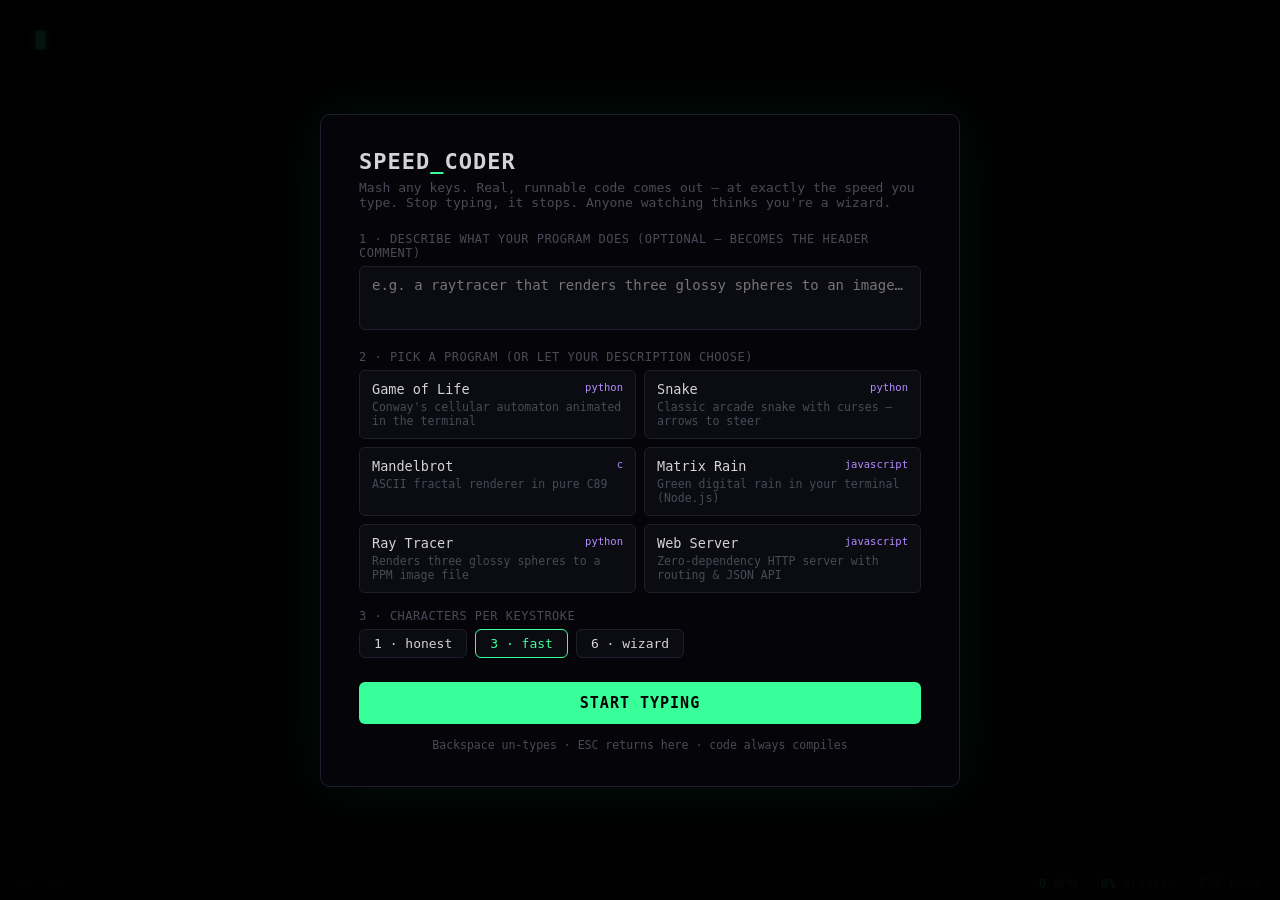
<file: speed-coder/index.html>
<!DOCTYPE html>
<html lang="en">
<head>
<meta charset="UTF-8">
<meta name="viewport" content="width=device-width, initial-scale=1.0">
<title>Speed Coder — type anything, write real code</title>
<style>
  :root {
    --bg: #000000;
    --fg: #d4d4d4;
    --dim: #4a4a58;
    --accent: #39ff9b;
    --kw: #ff5ea0;      /* keywords      */
    --str: #ffd75f;     /* strings       */
    --num: #b58cff;     /* numbers       */
    --com: #5f6a7d;     /* comments      */
    --fn: #4fc3f7;      /* function names*/
    --op: #ff8c42;      /* operators     */
    --id: #9cffb0;      /* identifiers   */
  }
  * { margin: 0; padding: 0; box-sizing: border-box; }
  html, body { height: 100%; background: var(--bg); overflow: hidden; }
  body {
    font-family: "SF Mono", "Fira Code", "Cascadia Code", Consolas, Menlo, monospace;
    color: var(--fg);
  }

  /* ---------- editor surface ---------- */
  #screen {
    position: absolute; inset: 0 0 34px 0;
    overflow-y: auto;
    padding: 28px 36px;
    font-size: 16px;
    line-height: 1.55;
    white-space: pre-wrap;
    word-break: break-all;
  }
  #screen::-webkit-scrollbar { width: 0; }

  .tok-kw  { color: var(--kw);  }
  .tok-str { color: var(--str); }
  .tok-num { color: var(--num); }
  .tok-com { color: var(--com); font-style: italic; }
  .tok-fn  { color: var(--fn);  }
  .tok-op  { color: var(--op);  }
  .tok-id  { color: var(--id);  }

  #cursor {
    display: inline-block;
    width: 9px; height: 1.15em;
    background: var(--accent);
    vertical-align: text-bottom;
    animation: blink 1s steps(1) infinite;
    box-shadow: 0 0 8px var(--accent);
  }
  @keyframes blink { 50% { opacity: 0; } }

  /* ---------- status bar ---------- */
  #statusbar {
    position: absolute; left: 0; right: 0; bottom: 0; height: 34px;
    display: flex; align-items: center; gap: 24px;
    padding: 0 20px;
    background: #07070c;
    border-top: 1px solid #16161f;
    font-size: 12.5px;
    color: var(--dim);
    user-select: none;
  }
  #statusbar .lit { color: var(--accent); }
  #statusbar .right { margin-left: auto; display: flex; gap: 24px; }

  /* ---------- start / menu overlay ---------- */
  #overlay {
    position: absolute; inset: 0;
    background: rgba(0,0,0,0.92);
    display: flex; align-items: center; justify-content: center;
    z-index: 10;
  }
  #overlay.hidden { display: none; }
  #panel {
    width: min(640px, 92vw);
    border: 1px solid #1e1e2c;
    border-radius: 10px;
    background: #050509;
    padding: 34px 38px;
    box-shadow: 0 0 60px rgba(57,255,155,0.07);
  }
  #panel h1 {
    font-size: 22px; font-weight: 600; letter-spacing: 1px;
    margin-bottom: 6px;
  }
  #panel h1 .flash { color: var(--accent); }
  #panel p.sub { color: var(--dim); font-size: 13px; margin-bottom: 22px; }

  label.field { display: block; color: var(--dim); font-size: 12px; margin: 16px 0 6px; letter-spacing: 0.5px; text-transform: uppercase; }
  #describe {
    width: 100%; background: #0b0b12; color: var(--fg);
    border: 1px solid #1e1e2c; border-radius: 6px;
    font: inherit; font-size: 14px;
    padding: 10px 12px; resize: none; height: 64px; outline: none;
  }
  #describe:focus { border-color: var(--accent); }

  #programs { display: grid; grid-template-columns: 1fr 1fr; gap: 8px; }
  .prog {
    border: 1px solid #1e1e2c; border-radius: 6px;
    padding: 10px 12px; cursor: pointer;
    background: #0b0b12;
  }
  .prog:hover { border-color: #3a3a52; }
  .prog.sel { border-color: var(--accent); box-shadow: 0 0 12px rgba(57,255,155,0.15); }
  .prog .t { font-size: 13.5px; color: var(--fg); }
  .prog .d { font-size: 11.5px; color: var(--dim); margin-top: 3px; }
  .prog .lang { float: right; font-size: 10.5px; color: var(--num); }

  #boostRow { display: flex; gap: 8px; align-items: center; }
  .boost {
    border: 1px solid #1e1e2c; border-radius: 6px; background: #0b0b12;
    color: var(--fg); font: inherit; font-size: 13px;
    padding: 6px 14px; cursor: pointer;
  }
  .boost.sel { border-color: var(--accent); color: var(--accent); }

  #startBtn {
    margin-top: 24px; width: 100%;
    background: var(--accent); color: #000;
    border: none; border-radius: 6px;
    font: inherit; font-size: 15px; font-weight: 700;
    padding: 12px; cursor: pointer; letter-spacing: 1px;
  }
  #startBtn:hover { filter: brightness(1.15); }
  #panel .hint { text-align: center; color: var(--dim); font-size: 11.5px; margin-top: 14px; }

  /* ---------- completion banner ---------- */
  .buildline { color: var(--accent); }
  .buildline.dim { color: var(--dim); }
</style>
</head>
<body>

<div id="screen"><span id="code"></span><span id="cursor"></span></div>

<div id="statusbar">
  <span id="st-file">—</span>
  <span id="st-lang">—</span>
  <span class="right">
    <span><span class="lit" id="st-wpm">0</span> WPM</span>
    <span><span class="lit" id="st-pct">0%</span> written</span>
    <span>ESC menu</span>
  </span>
</div>

<div id="overlay">
  <div id="panel">
    <h1>SPEED<span class="flash">_</span>CODER</h1>
    <p class="sub">Mash any keys. Real, runnable code comes out — at exactly the speed you type. Stop typing, it stops. Anyone watching thinks you're a wizard.</p>

    <label class="field">1 · Describe what your program does (optional — becomes the header comment)</label>
    <textarea id="describe" placeholder="e.g. a raytracer that renders three glossy spheres to an image…" spellcheck="false"></textarea>

    <label class="field">2 · Pick a program (or let your description choose)</label>
    <div id="programs"></div>

    <label class="field">3 · Characters per keystroke</label>
    <div id="boostRow">
      <button class="boost" data-b="1">1 · honest</button>
      <button class="boost sel" data-b="3">3 · fast</button>
      <button class="boost" data-b="6">6 · wizard</button>
    </div>

    <button id="startBtn">START TYPING</button>
    <div class="hint">Backspace un-types · ESC returns here · code always compiles</div>
  </div>
</div>

<script>
"use strict";

/* =====================================================================
   Program library — every snippet is real, complete, and runs as-is.
   (No backticks or ${ } inside snippets: they live in template strings.)
   ===================================================================== */
const PROGRAMS = [
{
  id: "life",
  title: "Game of Life",
  lang: "python",
  file: "life.py",
  desc: "Conway's cellular automaton animated in the terminal",
  tags: ["game", "life", "conway", "simulation", "cells", "automaton", "python"],
  code:
`#!/usr/bin/env python3
"""Conway's Game of Life -- terminal edition. Run: python3 life.py"""
import os
import random
import time

WIDTH, HEIGHT = 60, 24
ALIVE, DEAD = "#", " "


def random_grid():
    return [[random.random() < 0.25 for _ in range(WIDTH)]
            for _ in range(HEIGHT)]


def neighbours(grid, x, y):
    count = 0
    for dy in (-1, 0, 1):
        for dx in (-1, 0, 1):
            if dx == 0 and dy == 0:
                continue
            nx, ny = (x + dx) % WIDTH, (y + dy) % HEIGHT
            count += grid[ny][nx]
    return count


def step(grid):
    new = [[False] * WIDTH for _ in range(HEIGHT)]
    for y in range(HEIGHT):
        for x in range(WIDTH):
            n = neighbours(grid, x, y)
            new[y][x] = n == 3 or (grid[y][x] and n == 2)
    return new


def draw(grid, generation):
    os.system("cls" if os.name == "nt" else "clear")
    print("Game of Life  --  generation", generation)
    for row in grid:
        print("".join(ALIVE if cell else DEAD for cell in row))


def main():
    grid = random_grid()
    generation = 0
    try:
        while True:
            draw(grid, generation)
            grid = step(grid)
            generation += 1
            time.sleep(0.08)
    except KeyboardInterrupt:
        print("\\nGoodbye.")


if __name__ == "__main__":
    main()
`
},
{
  id: "snake",
  title: "Snake",
  lang: "python",
  file: "snake.py",
  desc: "Classic arcade snake with curses — arrows to steer",
  tags: ["snake", "game", "arcade", "curses", "python", "retro"],
  code:
`#!/usr/bin/env python3
"""Classic Snake. Run: python3 snake.py  (arrow keys, q to quit)"""
import curses
import random


def main(stdscr):
    curses.curs_set(0)
    stdscr.nodelay(True)
    stdscr.timeout(90)
    h, w = stdscr.getmaxyx()

    snake = [(h // 2, w // 4 + i) for i in range(3)]
    direction = (0, -1)
    food = (h // 2, w // 2)
    score = 0

    while True:
        key = stdscr.getch()
        turns = {
            curses.KEY_UP: (-1, 0), curses.KEY_DOWN: (1, 0),
            curses.KEY_LEFT: (0, -1), curses.KEY_RIGHT: (0, 1),
        }
        if key in turns:
            dy, dx = turns[key]
            if (dy, dx) != (-direction[0], -direction[1]):
                direction = (dy, dx)
        elif key == ord("q"):
            break

        head = (snake[0][0] + direction[0], snake[0][1] + direction[1])
        if (head in snake or head[0] in (0, h - 1)
                or head[1] in (0, w - 1)):
            break
        snake.insert(0, head)

        if head == food:
            score += 1
            while food in snake:
                food = (random.randint(1, h - 2),
                        random.randint(1, w - 2))
        else:
            snake.pop()

        stdscr.clear()
        stdscr.border()
        stdscr.addstr(0, 2, " score: %d " % score)
        stdscr.addch(food[0], food[1], "*")
        for y, x in snake:
            stdscr.addch(y, x, "O")
        stdscr.refresh()

    return score


if __name__ == "__main__":
    final = curses.wrapper(main)
    print("Game over -- final score:", final)
`
},
{
  id: "mandelbrot",
  title: "Mandelbrot",
  lang: "c",
  file: "mandelbrot.c",
  desc: "ASCII fractal renderer in pure C89",
  tags: ["fractal", "mandelbrot", "math", "c", "ascii", "render"],
  code:
`/* mandelbrot.c -- ASCII Mandelbrot set.
 * Build: cc -O2 -o mandelbrot mandelbrot.c
 * Run:   ./mandelbrot
 */
#include <stdio.h>

#define COLS 100
#define ROWS 38
#define MAX_ITER 96

static const char SHADES[] = " .:-=+*#%@";

int main(void)
{
    int row, col, i;
    double cr, ci, zr, zi, zr2, zi2;

    for (row = 0; row < ROWS; row++) {
        ci = -1.2 + 2.4 * row / (ROWS - 1);
        for (col = 0; col < COLS; col++) {
            cr = -2.1 + 3.0 * col / (COLS - 1);
            zr = zi = zr2 = zi2 = 0.0;
            for (i = 0; i < MAX_ITER; i++) {
                zi = 2.0 * zr * zi + ci;
                zr = zr2 - zi2 + cr;
                zr2 = zr * zr;
                zi2 = zi * zi;
                if (zr2 + zi2 > 4.0)
                    break;
            }
            putchar(SHADES[i == MAX_ITER ? 9 : i % 10]);
        }
        putchar('\\n');
    }
    return 0;
}
`
},
{
  id: "matrix",
  title: "Matrix Rain",
  lang: "javascript",
  file: "matrix.js",
  desc: "Green digital rain in your terminal (Node.js)",
  tags: ["matrix", "rain", "hacker", "animation", "javascript", "node", "terminal"],
  code:
`#!/usr/bin/env node
// matrix.js -- digital rain for your terminal. Run: node matrix.js
// Ctrl+C to exit.

const GLYPHS = "01ｱｲｳｴｵｶｷｸｹｺｻｼｽｾｿﾀﾁﾂﾃﾄABCDEFXYZ<>*+-=";
const cols = process.stdout.columns || 80;
const rows = process.stdout.rows || 24;

const drops = Array.from({ length: cols }, function () {
  return {
    y: Math.floor(Math.random() * rows),
    speed: 1 + Math.floor(Math.random() * 3),
  };
});

function glyph() {
  return GLYPHS[Math.floor(Math.random() * GLYPHS.length)];
}

function frame() {
  let out = "";
  for (let x = 0; x < cols; x++) {
    const d = drops[x];
    if (Math.random() < 0.7) continue;
    const headY = d.y % rows;
    const tailY = (d.y - d.speed + rows * 4) % rows;
    // bright head, dim tail, erase behind
    out += "\\x1b[" + (headY + 1) + ";" + (x + 1) + "H\\x1b[97m" + glyph();
    out += "\\x1b[" + (tailY + 1) + ";" + (x + 1) + "H\\x1b[32m" + glyph();
    const gone = (d.y - d.speed * 6 + rows * 8) % rows;
    out += "\\x1b[" + (gone + 1) + ";" + (x + 1) + "H ";
    d.y += d.speed;
  }
  process.stdout.write(out);
}

process.stdout.write("\\x1b[2J\\x1b[?25l"); // clear screen, hide cursor
const timer = setInterval(frame, 50);

process.on("SIGINT", function () {
  clearInterval(timer);
  process.stdout.write("\\x1b[0m\\x1b[2J\\x1b[H\\x1b[?25h");
  console.log("Wake up, Neo...");
  process.exit(0);
});
`
},
{
  id: "raytracer",
  title: "Ray Tracer",
  lang: "python",
  file: "raytracer.py",
  desc: "Renders three glossy spheres to a PPM image file",
  tags: ["ray", "tracer", "raytracer", "3d", "render", "graphics", "image", "spheres", "python"],
  code:
`#!/usr/bin/env python3
"""Tiny sphere ray tracer. Run: python3 raytracer.py  ->  out.ppm"""
import math

W, H = 320, 240
LIGHT = (-0.6, 0.8, -0.5)

SPHERES = [
    # (cx, cy, cz, radius, (r, g, b))
    (0.0, -0.2, 3.0, 0.8, (255, 80, 120)),
    (-1.4, 0.1, 3.6, 0.6, (90, 200, 255)),
    (1.3, 0.0, 3.4, 0.7, (255, 210, 80)),
]


def normalize(v):
    n = math.sqrt(v[0] * v[0] + v[1] * v[1] + v[2] * v[2])
    return (v[0] / n, v[1] / n, v[2] / n)


def dot(a, b):
    return a[0] * b[0] + a[1] * b[1] + a[2] * b[2]


def hit_sphere(origin, direction, sphere):
    cx, cy, cz, radius, _ = sphere
    oc = (origin[0] - cx, origin[1] - cy, origin[2] - cz)
    b = 2.0 * dot(oc, direction)
    c = dot(oc, oc) - radius * radius
    disc = b * b - 4.0 * c
    if disc < 0:
        return None
    t = (-b - math.sqrt(disc)) / 2.0
    return t if t > 0.001 else None


def trace(direction):
    nearest, best = None, float("inf")
    for sphere in SPHERES:
        t = hit_sphere((0, 0, 0), direction, sphere)
        if t is not None and t < best:
            nearest, best = sphere, t
    if nearest is None:
        fade = 0.5 * (direction[1] + 1.0)
        return (int(20 + 40 * fade), int(20 + 40 * fade), int(40 + 80 * fade))
    cx, cy, cz, _, color = nearest
    point = (direction[0] * best, direction[1] * best, direction[2] * best)
    normal = normalize((point[0] - cx, point[1] - cy, point[2] - cz))
    lam = max(0.0, dot(normal, normalize(LIGHT)))
    spec = lam ** 24
    return tuple(min(255, int(c * (0.15 + 0.85 * lam) + 200 * spec))
                 for c in color)


def main():
    with open("out.ppm", "w") as img:
        img.write("P3\\n%d %d\\n255\\n" % (W, H))
        for y in range(H):
            for x in range(W):
                dx = (2.0 * x / W - 1.0) * (W / float(H))
                dy = 1.0 - 2.0 * y / H
                r, g, b = trace(normalize((dx, dy, 1.6)))
                img.write("%d %d %d\\n" % (r, g, b))
    print("wrote out.ppm -- open it with any image viewer")


if __name__ == "__main__":
    main()
`
},
{
  id: "server",
  title: "Web Server",
  lang: "javascript",
  file: "server.js",
  desc: "Zero-dependency HTTP server with routing & JSON API",
  tags: ["server", "http", "web", "api", "json", "node", "javascript", "backend"],
  code:
`#!/usr/bin/env node
// server.js -- zero-dependency HTTP server. Run: node server.js
const http = require("http");
const url = require("url");

const PORT = process.env.PORT || 8080;
const started = new Date();
let hits = 0;

const routes = {
  "/": function (req, res) {
    send(res, 200, "text/html",
      "<h1>It works.</h1><p>Try <a href='/api/status'>/api/status</a></p>");
  },
  "/api/status": function (req, res) {
    send(res, 200, "application/json", JSON.stringify({
      ok: true,
      uptimeSeconds: Math.floor((Date.now() - started) / 1000),
      hits: hits,
      node: process.version,
    }, null, 2));
  },
  "/api/echo": function (req, res) {
    const query = url.parse(req.url, true).query;
    send(res, 200, "application/json", JSON.stringify(query, null, 2));
  },
};

function send(res, status, type, body) {
  res.writeHead(status, {
    "Content-Type": type,
    "Content-Length": Buffer.byteLength(body),
  });
  res.end(body);
}

const server = http.createServer(function (req, res) {
  hits += 1;
  const path = url.parse(req.url).pathname;
  const handler = routes[path];
  console.log(new Date().toISOString(), req.method, path);
  if (handler) {
    handler(req, res);
  } else {
    send(res, 404, "application/json",
      JSON.stringify({ error: "not found", path: path }));
  }
});

server.listen(PORT, function () {
  console.log("listening on http://localhost:" + PORT);
});
`
},
];

/* =====================================================================
   Lightweight syntax highlighter — tokenizes once, reveals per keystroke
   ===================================================================== */
const LANG_DEFS = {
  python: {
    keywords: ["def","return","if","elif","else","for","while","in","not","and","or","import","from","as","class","try","except","finally","with","lambda","yield","None","True","False","break","continue","pass","raise","global","is","print","max","min","range","len","int","float","str","tuple","open","enumerate"],
    lineComment: "#",
    tripleQuote: true,
  },
  javascript: {
    keywords: ["const","let","var","function","return","if","else","for","while","new","typeof","instanceof","null","undefined","true","false","break","continue","require","process","console","module","this","of","in","try","catch","throw","class","extends","on","Math","Date","JSON","Buffer","Array","String","parseInt"],
    lineComment: "//",
    tripleQuote: false,
  },
  c: {
    keywords: ["int","double","float","char","void","const","static","struct","return","if","else","for","while","do","break","continue","switch","case","default","include","define","sizeof","unsigned","long","putchar","printf","main"],
    lineComment: "//",
    blockComment: true,
    tripleQuote: false,
  },
};

function tokenize(code, lang) {
  const def = LANG_DEFS[lang] || LANG_DEFS.javascript;
  const kw = new Set(def.keywords);
  const tokens = [];
  let i = 0;
  const n = code.length;

  function push(text, cls) {
    if (text) tokens.push({ text: text, cls: cls });
  }

  while (i < n) {
    const ch = code[i];

    // block comments: /* ... */ (C) and """ ... """ (Python)
    if (def.blockComment && ch === "/" && code[i + 1] === "*") {
      let j = code.indexOf("*/", i + 2);
      j = j === -1 ? n : j + 2;
      push(code.slice(i, j), "com"); i = j; continue;
    }
    if (def.tripleQuote && code.startsWith('"""', i)) {
      let j = code.indexOf('"""', i + 3);
      j = j === -1 ? n : j + 3;
      push(code.slice(i, j), "com"); i = j; continue;
    }

    // line comments
    if (def.lineComment && code.startsWith(def.lineComment, i) &&
        !(lang === "c" && def.lineComment === "#")) {
      let j = code.indexOf("\n", i);
      if (j === -1) j = n;
      push(code.slice(i, j), "com"); i = j; continue;
    }
    if (lang === "c" && ch === "#") { // preprocessor
      let j = code.indexOf("\n", i);
      if (j === -1) j = n;
      push(code.slice(i, j), "kw"); i = j; continue;
    }

    // strings
    if (ch === '"' || ch === "'") {
      let j = i + 1;
      while (j < n && code[j] !== ch) {
        if (code[j] === "\\") j++;
        j++;
      }
      j = Math.min(j + 1, n);
      push(code.slice(i, j), "str"); i = j; continue;
    }

    // numbers
    if (/[0-9]/.test(ch)) {
      let j = i;
      while (j < n && /[0-9.xa-fA-F]/.test(code[j])) j++;
      push(code.slice(i, j), "num"); i = j; continue;
    }

    // identifiers / keywords / function calls
    if (/[A-Za-z_]/.test(ch)) {
      let j = i;
      while (j < n && /[A-Za-z0-9_]/.test(code[j])) j++;
      const word = code.slice(i, j);
      let k = j;
      while (k < n && code[k] === " ") k++;
      const cls = kw.has(word) ? "kw"
                : code[k] === "(" ? "fn"
                : "id";
      push(word, cls); i = j; continue;
    }

    // operators & punctuation
    if (/[+\-*\/%=<>!&|^~?:;,.(){}\[\]]/.test(ch)) {
      push(ch, "op"); i++; continue;
    }

    // whitespace & anything else
    let j = i;
    while (j < n && /\s/.test(code[j]) ) j++;
    if (j === i) j = i + 1;
    push(code.slice(i, j), null); i = j;
  }
  return tokens;
}

/* =====================================================================
   App state & typing engine
   ===================================================================== */
const screen  = document.getElementById("screen");
const codeEl  = document.getElementById("code");
const overlay = document.getElementById("overlay");
const stFile  = document.getElementById("st-file");
const stLang  = document.getElementById("st-lang");
const stWpm   = document.getElementById("st-wpm");
const stPct   = document.getElementById("st-pct");

let tokens = [];        // [{text, cls}]
let totalChars = 0;
let revealed = 0;       // chars revealed so far
let tokenIdx = 0;       // current token being revealed
let tokenPos = 0;       // chars of current token already out
let currentSpan = null; // live span we're appending into
let boost = 3;
let running = false;
let finished = false;
let startTime = null;
let selectedId = null;

const COMMENT_PREFIX = { python: "# ", javascript: "// ", c: "// " };

function buildSource(prog, description) {
  let header = "";
  if (description.trim()) {
    const p = COMMENT_PREFIX[prog.lang] || "// ";
    header = description.trim().split("\n")
      .map(function (l) { return p + l; }).join("\n") + "\n\n";
  }
  return header + prog.code;
}

function loadProgram(prog, description) {
  const source = buildSource(prog, description);
  tokens = tokenize(source, prog.lang);
  totalChars = source.length;
  revealed = 0; tokenIdx = 0; tokenPos = 0; currentSpan = null;
  finished = false; startTime = null;
  codeEl.innerHTML = "";
  stFile.textContent = "~/projects/" + prog.file;
  stLang.textContent = prog.lang;
  stPct.textContent = "0%";
  stWpm.textContent = "0";
}

function newSpan(cls) {
  const s = document.createElement("span");
  if (cls) s.className = "tok-" + cls;
  codeEl.appendChild(s);
  return s;
}

function revealChars(count) {
  if (finished) return;
  if (!startTime) startTime = Date.now();
  let left = count;
  while (left > 0 && tokenIdx < tokens.length) {
    const tok = tokens[tokenIdx];
    if (!currentSpan) currentSpan = newSpan(tok.cls);
    const take = Math.min(left, tok.text.length - tokenPos);
    currentSpan.textContent += tok.text.substr(tokenPos, take);
    tokenPos += take; revealed += take; left -= take;
    if (tokenPos >= tok.text.length) {
      tokenIdx++; tokenPos = 0; currentSpan = null;
    }
  }
  screen.scrollTop = screen.scrollHeight;
  updateStatus();
  if (tokenIdx >= tokens.length) complete();
}

function unrevealChars(count) {
  if (finished || revealed === 0) return;
  revealed = Math.max(0, revealed - count);
  // rebuild up to `revealed` — backspace is rare, full rebuild is fine
  codeEl.innerHTML = "";
  currentSpan = null; tokenIdx = 0; tokenPos = 0;
  let left = revealed;
  revealed = 0;
  if (left > 0) revealChars(left);
  else updateStatus();
}

function updateStatus() {
  stPct.textContent = Math.floor(100 * revealed / totalChars) + "%";
  if (startTime) {
    const mins = (Date.now() - startTime) / 60000;
    if (mins > 0.005) {
      stWpm.textContent = Math.min(9999, Math.round((revealed / 5) / mins));
    }
  }
}

function complete() {
  finished = true;
  const done = document.createElement("div");
  const prog = PROGRAMS.find(function (p) { return p.id === selectedId; });
  const runCmd = prog.lang === "c"
    ? "cc -O2 -o app " + prog.file + " && ./app"
    : (prog.lang === "python" ? "python3 " : "node ") + prog.file;
  done.innerHTML =
    '\n\n<span class="buildline dim">$ ' + runCmd + '</span>' +
    '\n<span class="buildline">✓ compiled clean — 0 errors, 0 warnings</span>' +
    '\n<span class="buildline dim">press ESC to write another program</span>';
  codeEl.appendChild(done);
  screen.scrollTop = screen.scrollHeight;
}

/* =====================================================================
   Description → program matching
   ===================================================================== */
function matchProgram(description) {
  const words = description.toLowerCase().match(/[a-z]+/g) || [];
  let best = null, bestScore = 0;
  PROGRAMS.forEach(function (p) {
    const hay = (p.tags.join(" ") + " " + p.title + " " + p.desc).toLowerCase();
    let score = 0;
    words.forEach(function (w) {
      if (w.length > 2 && hay.indexOf(w) !== -1) score++;
    });
    if (score > bestScore) { best = p; bestScore = score; }
  });
  return best || PROGRAMS[Math.floor(Math.random() * PROGRAMS.length)];
}

/* =====================================================================
   Menu wiring
   ===================================================================== */
const programsEl = document.getElementById("programs");
PROGRAMS.forEach(function (p) {
  const div = document.createElement("div");
  div.className = "prog";
  div.dataset.id = p.id;
  div.innerHTML = '<span class="lang">' + p.lang + '</span>' +
    '<div class="t">' + p.title + '</div><div class="d">' + p.desc + '</div>';
  div.addEventListener("click", function () {
    document.querySelectorAll(".prog").forEach(function (el) {
      el.classList.remove("sel");
    });
    div.classList.add("sel");
    selectedId = p.id;
  });
  programsEl.appendChild(div);
});

document.querySelectorAll(".boost").forEach(function (btn) {
  btn.addEventListener("click", function () {
    document.querySelectorAll(".boost").forEach(function (el) {
      el.classList.remove("sel");
    });
    btn.classList.add("sel");
    boost = parseInt(btn.dataset.b, 10);
  });
});

document.getElementById("startBtn").addEventListener("click", start);

function start() {
  const description = document.getElementById("describe").value;
  let prog = PROGRAMS.find(function (p) { return p.id === selectedId; });
  if (!prog) {
    prog = matchProgram(description);
    selectedId = prog.id;
  }
  loadProgram(prog, description);
  overlay.classList.add("hidden");
  running = true;
  document.getElementById("describe").blur();
}

/* =====================================================================
   Keyboard — the whole point
   ===================================================================== */
document.addEventListener("keydown", function (e) {
  if (!running) {
    if (e.key === "Enter" && e.target.id !== "describe") start();
    return;
  }
  if (e.key === "Escape") {
    running = false;
    overlay.classList.remove("hidden");
    // deselect so a fresh description can re-match next time
    document.querySelectorAll(".prog").forEach(function (el) {
      el.classList.remove("sel");
    });
    selectedId = null;
    return;
  }
  if (e.metaKey || e.ctrlKey || e.altKey) return; // let shortcuts through
  if (e.key === "Backspace") {
    e.preventDefault();
    unrevealChars(boost);
    return;
  }
  // any printable key, Enter, Space, Tab — all produce code
  if (e.key.length === 1 || e.key === "Enter" || e.key === "Tab") {
    e.preventDefault();
    revealChars(boost);
  }
});
</script>
</body>
</html>
</file>
